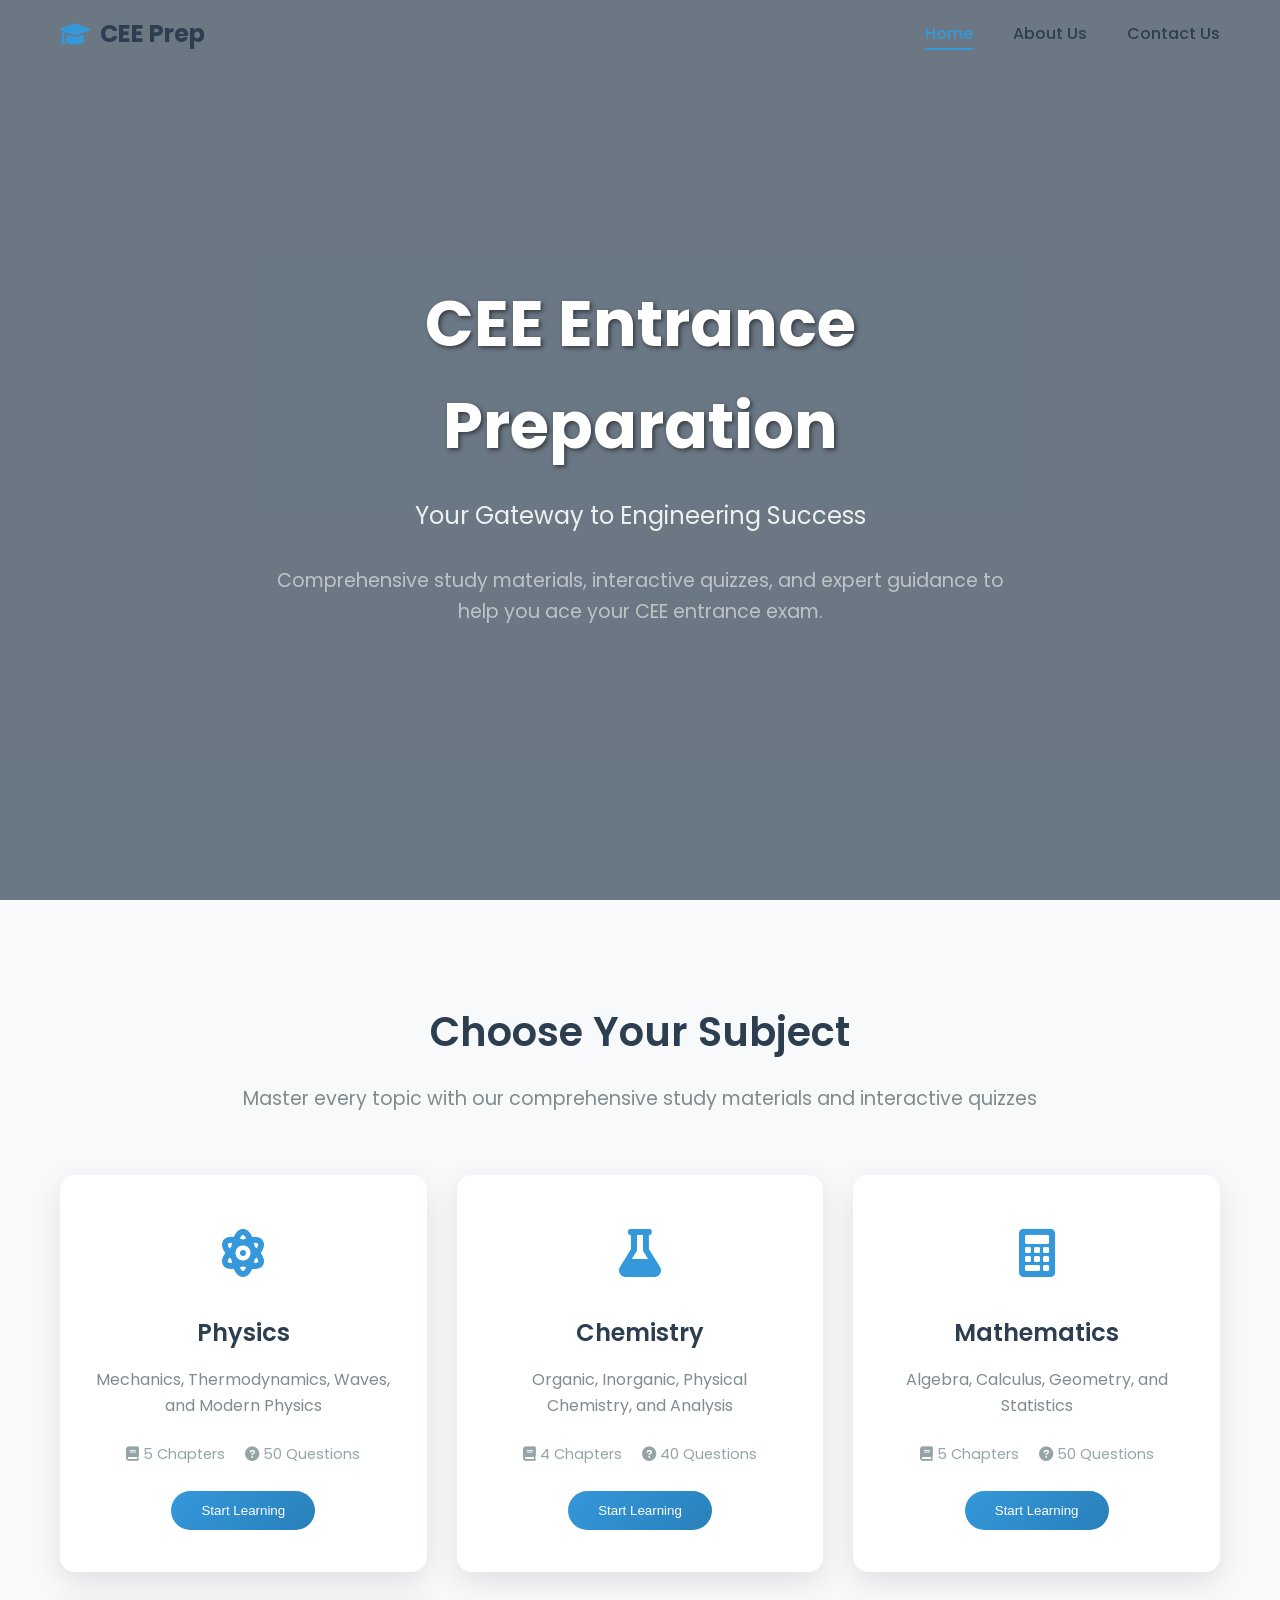
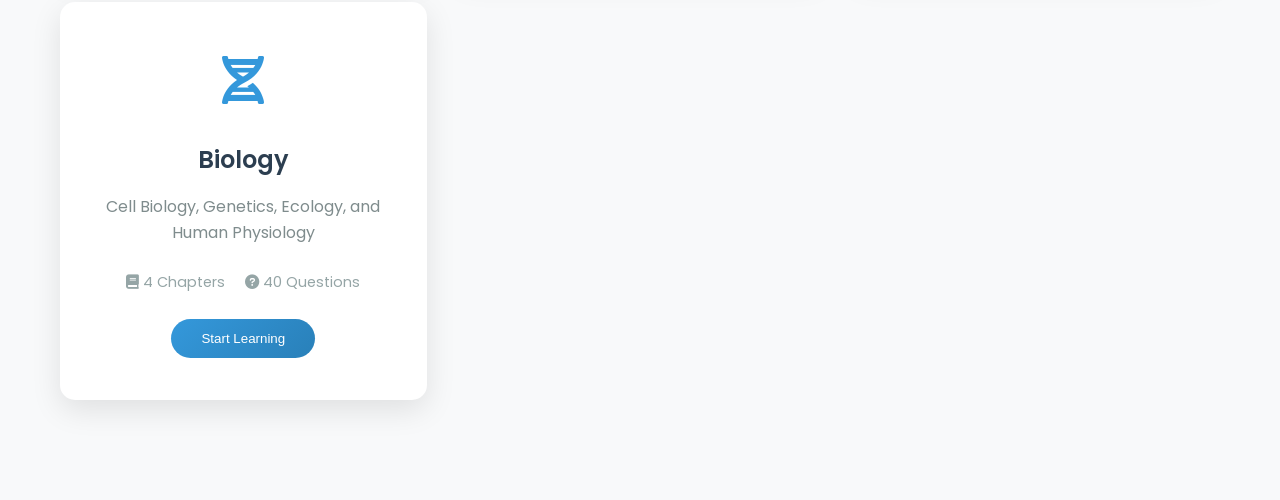
<file: index.html>
<!DOCTYPE html>
<html lang="en">
<head>
    <meta charset="UTF-8">
    <meta name="viewport" content="width=device-width, initial-scale=1.0">
    <title>CEE Entrance Preparation</title>
    <link rel="stylesheet" href="style.css">
    <link href="https://fonts.googleapis.com/css2?family=Poppins:wght@300;400;500;600;700&display=swap" rel="stylesheet">
    <link rel="stylesheet" href="https://cdnjs.cloudflare.com/ajax/libs/font-awesome/6.0.0/css/all.min.css">
</head>
<body>
    <div class="hero-section" style="background-image: url('https://pixabay.com/get/g82c4ffef4e46be1cbcb73d187e4eb3fe830c6e39b651a5ea8736123a8580532ae6bf387ca1dc9f0a7e42c0450f33c38b221b631489bc64ed02d2a7509cdac42f_1280.jpg');">
        <nav class="navbar">
            <div class="nav-container">
                <div class="nav-logo">
                    <i class="fas fa-graduation-cap"></i>
                    <span>CEE Prep</span>
                </div>
                <ul class="nav-menu">
                    <li class="nav-item">
                        <a href="index.html" class="nav-link active">Home</a>
                    </li>
                    <li class="nav-item">
                        <a href="about.html" class="nav-link">About Us</a>
                    </li>
                    <li class="nav-item">
                        <a href="contact.html" class="nav-link">Contact Us</a>
                    </li>
                </ul>
                <div class="hamburger">
                    <span class="bar"></span>
                    <span class="bar"></span>
                    <span class="bar"></span>
                </div>
            </div>
        </nav>
        
        <div class="hero-content">
            <h1 class="hero-title">CEE Entrance Preparation</h1>
            <p class="hero-subtitle">Your Gateway to Engineering Success</p>
            <div class="hero-description">
                <p>Comprehensive study materials, interactive quizzes, and expert guidance to help you ace your CEE entrance exam.</p>
            </div>
        </div>
    </div>

    <section class="subjects-section">
        <div class="container">
            <h2 class="section-title">Choose Your Subject</h2>
            <p class="section-subtitle">Master every topic with our comprehensive study materials and interactive quizzes</p>
            
            <div class="subjects-grid">
                <div class="subject-card" onclick="location.href='physics.html'">
                    <div class="card-icon">
                        <i class="fas fa-atom"></i>
                    </div>
                    <h3>Physics</h3>
                    <p>Mechanics, Thermodynamics, Waves, and Modern Physics</p>
                    <div class="card-stats">
                        <span><i class="fas fa-book"></i> 5 Chapters</span>
                        <span><i class="fas fa-question-circle"></i> 50 Questions</span>
                    </div>
                    <button class="card-button">Start Learning</button>
                </div>

                <div class="subject-card" onclick="location.href='chemistry.html'">
                    <div class="card-icon">
                        <i class="fas fa-flask"></i>
                    </div>
                    <h3>Chemistry</h3>
                    <p>Organic, Inorganic, Physical Chemistry, and Analysis</p>
                    <div class="card-stats">
                        <span><i class="fas fa-book"></i> 4 Chapters</span>
                        <span><i class="fas fa-question-circle"></i> 40 Questions</span>
                    </div>
                    <button class="card-button">Start Learning</button>
                </div>

                <div class="subject-card" onclick="location.href='math.html'">
                    <div class="card-icon">
                        <i class="fas fa-calculator"></i>
                    </div>
                    <h3>Mathematics</h3>
                    <p>Algebra, Calculus, Geometry, and Statistics</p>
                    <div class="card-stats">
                        <span><i class="fas fa-book"></i> 5 Chapters</span>
                        <span><i class="fas fa-question-circle"></i> 50 Questions</span>
                    </div>
                    <button class="card-button">Start Learning</button>
                </div>

                <div class="subject-card" onclick="location.href='biology.html'">
                    <div class="card-icon">
                        <i class="fas fa-dna"></i>
                    </div>
                    <h3>Biology</h3>
                    <p>Cell Biology, Genetics, Ecology, and Human Physiology</p>
                    <div class="card-stats">
                        <span><i class="fas fa-book"></i> 4 Chapters</span>
                        <span><i class="fas fa-question-circle"></i> 40 Questions</span>
                    </div>
                    <button class="card-button">Start Learning</button>
                </div>
            </div>
        </div>
    </section>

    <script src="script.js"></script>
</body>
</html>
</file>
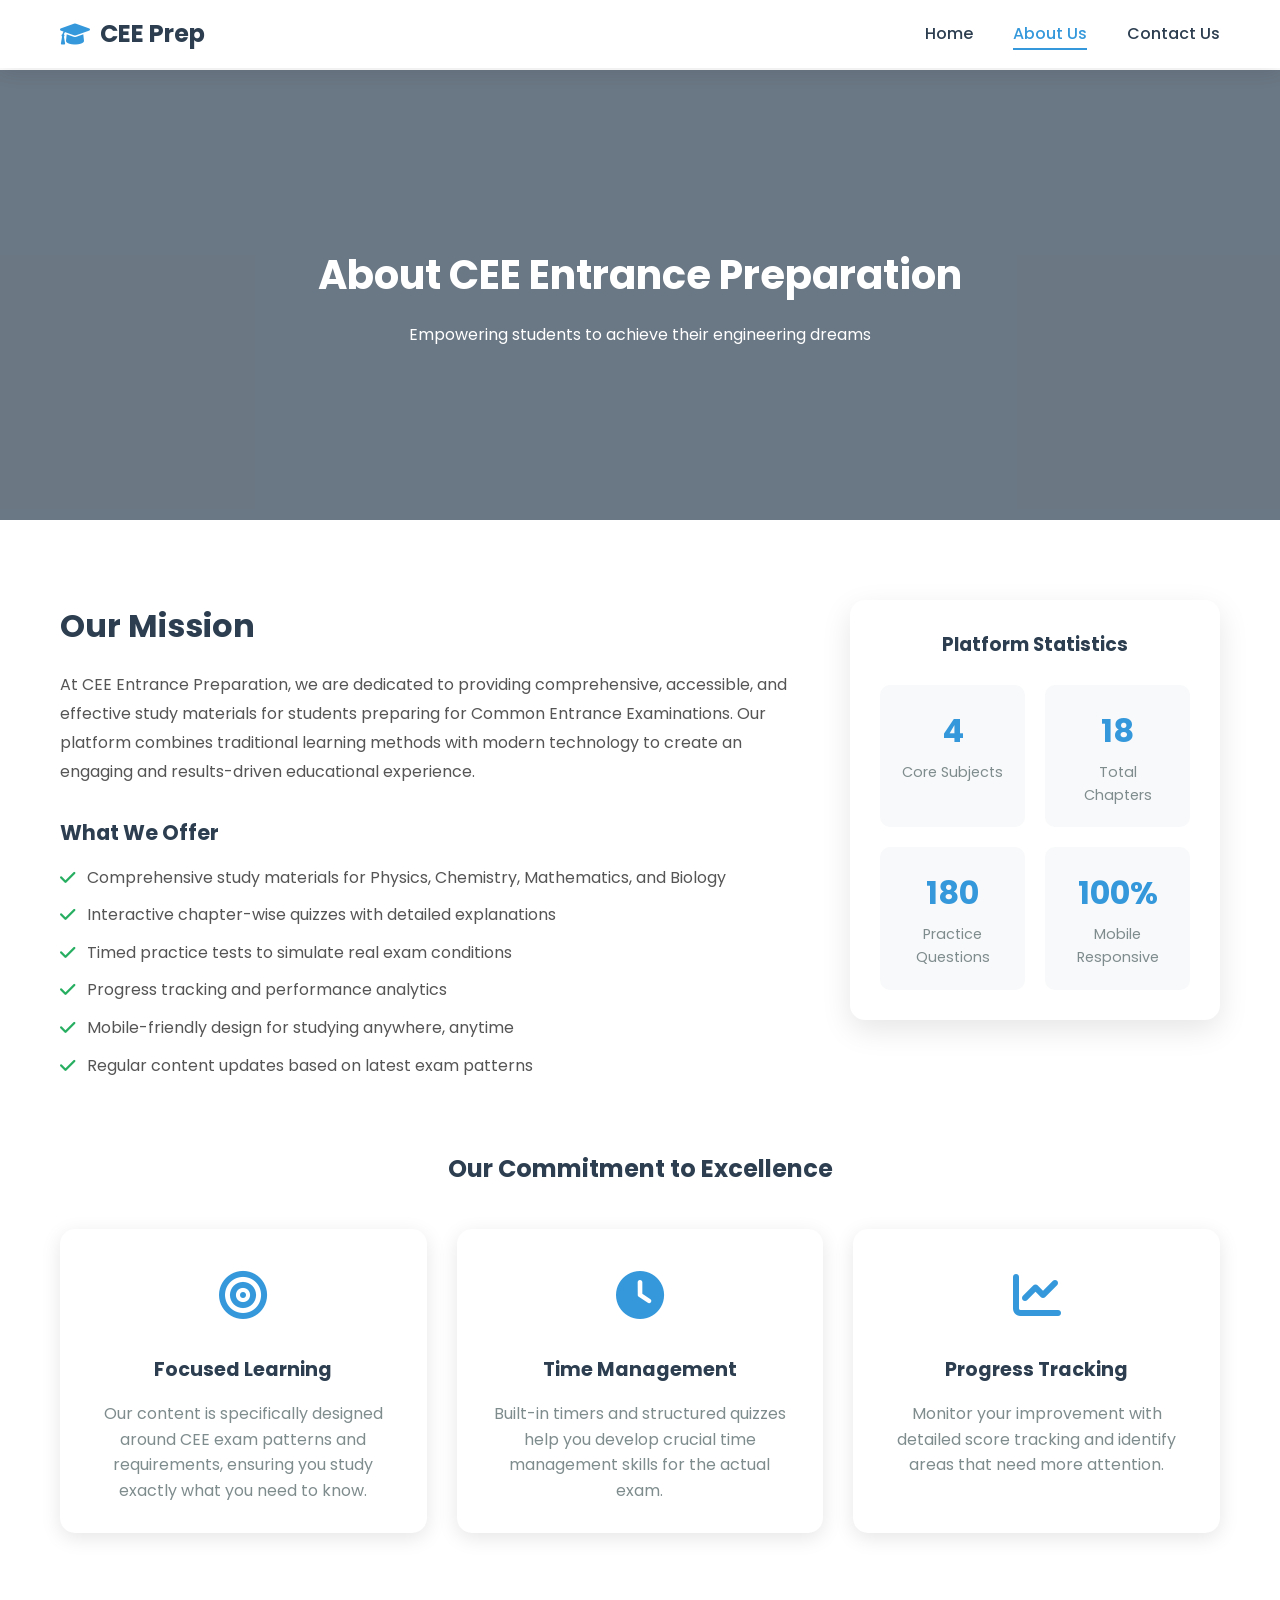
<file: about.html>
<!DOCTYPE html>
<html lang="en">
<head>
    <meta charset="UTF-8">
    <meta name="viewport" content="width=device-width, initial-scale=1.0">
    <title>About Us - CEE Entrance Preparation</title>
    <link rel="stylesheet" href="style.css">
    <link href="https://fonts.googleapis.com/css2?family=Poppins:wght@300;400;500;600;700&display=swap" rel="stylesheet">
    <link rel="stylesheet" href="https://cdnjs.cloudflare.com/ajax/libs/font-awesome/6.0.0/css/all.min.css">
</head>
<body>
    <nav class="navbar navbar-solid">
        <div class="nav-container">
            <div class="nav-logo">
                <i class="fas fa-graduation-cap"></i>
                <span>CEE Prep</span>
            </div>
            <ul class="nav-menu">
                <li class="nav-item">
                    <a href="index.html" class="nav-link">Home</a>
                </li>
                <li class="nav-item">
                    <a href="about.html" class="nav-link active">About Us</a>
                </li>
                <li class="nav-item">
                    <a href="contact.html" class="nav-link">Contact Us</a>
                </li>
            </ul>
            <div class="hamburger">
                <span class="bar"></span>
                <span class="bar"></span>
                <span class="bar"></span>
            </div>
        </div>
    </nav>

    <section class="about-hero" style="background-image: url('https://pixabay.com/get/gbcb6e52b9ef95bec1825a5402cc14609728f5b57b9931604ad0437f0bba672b159f34723dee8778b65a61c423a31c79950e7354b058dca63943624da136c2e3b_1280.jpg');">
        <div class="about-hero-content">
            <h1>About CEE Entrance Preparation</h1>
            <p>Empowering students to achieve their engineering dreams</p>
        </div>
    </section>

    <section class="about-content">
        <div class="container">
            <div class="about-grid">
                <div class="about-text">
                    <h2>Our Mission</h2>
                    <p>At CEE Entrance Preparation, we are dedicated to providing comprehensive, accessible, and effective study materials for students preparing for Common Entrance Examinations. Our platform combines traditional learning methods with modern technology to create an engaging and results-driven educational experience.</p>
                    
                    <h3>What We Offer</h3>
                    <ul class="features-list">
                        <li><i class="fas fa-check"></i> Comprehensive study materials for Physics, Chemistry, Mathematics, and Biology</li>
                        <li><i class="fas fa-check"></i> Interactive chapter-wise quizzes with detailed explanations</li>
                        <li><i class="fas fa-check"></i> Timed practice tests to simulate real exam conditions</li>
                        <li><i class="fas fa-check"></i> Progress tracking and performance analytics</li>
                        <li><i class="fas fa-check"></i> Mobile-friendly design for studying anywhere, anytime</li>
                        <li><i class="fas fa-check"></i> Regular content updates based on latest exam patterns</li>
                    </ul>
                </div>
                
                <div class="about-stats">
                    <h3>Platform Statistics</h3>
                    <div class="stats-grid">
                        <div class="stat-item">
                            <div class="stat-number">4</div>
                            <div class="stat-label">Core Subjects</div>
                        </div>
                        <div class="stat-item">
                            <div class="stat-number">18</div>
                            <div class="stat-label">Total Chapters</div>
                        </div>
                        <div class="stat-item">
                            <div class="stat-number">180</div>
                            <div class="stat-label">Practice Questions</div>
                        </div>
                        <div class="stat-item">
                            <div class="stat-number">100%</div>
                            <div class="stat-label">Mobile Responsive</div>
                        </div>
                    </div>
                </div>
            </div>

            <div class="mission-section">
                <h2>Our Commitment to Excellence</h2>
                <div class="commitment-grid">
                    <div class="commitment-item">
                        <div class="commitment-icon">
                            <i class="fas fa-bullseye"></i>
                        </div>
                        <h4>Focused Learning</h4>
                        <p>Our content is specifically designed around CEE exam patterns and requirements, ensuring you study exactly what you need to know.</p>
                    </div>
                    <div class="commitment-item">
                        <div class="commitment-icon">
                            <i class="fas fa-clock"></i>
                        </div>
                        <h4>Time Management</h4>
                        <p>Built-in timers and structured quizzes help you develop crucial time management skills for the actual exam.</p>
                    </div>
                    <div class="commitment-item">
                        <div class="commitment-icon">
                            <i class="fas fa-chart-line"></i>
                        </div>
                        <h4>Progress Tracking</h4>
                        <p>Monitor your improvement with detailed score tracking and identify areas that need more attention.</p>
                    </div>
                </div>
            </div>
        </div>
    </section>

    <script src="script.js"></script>
</body>
</html>
</file>
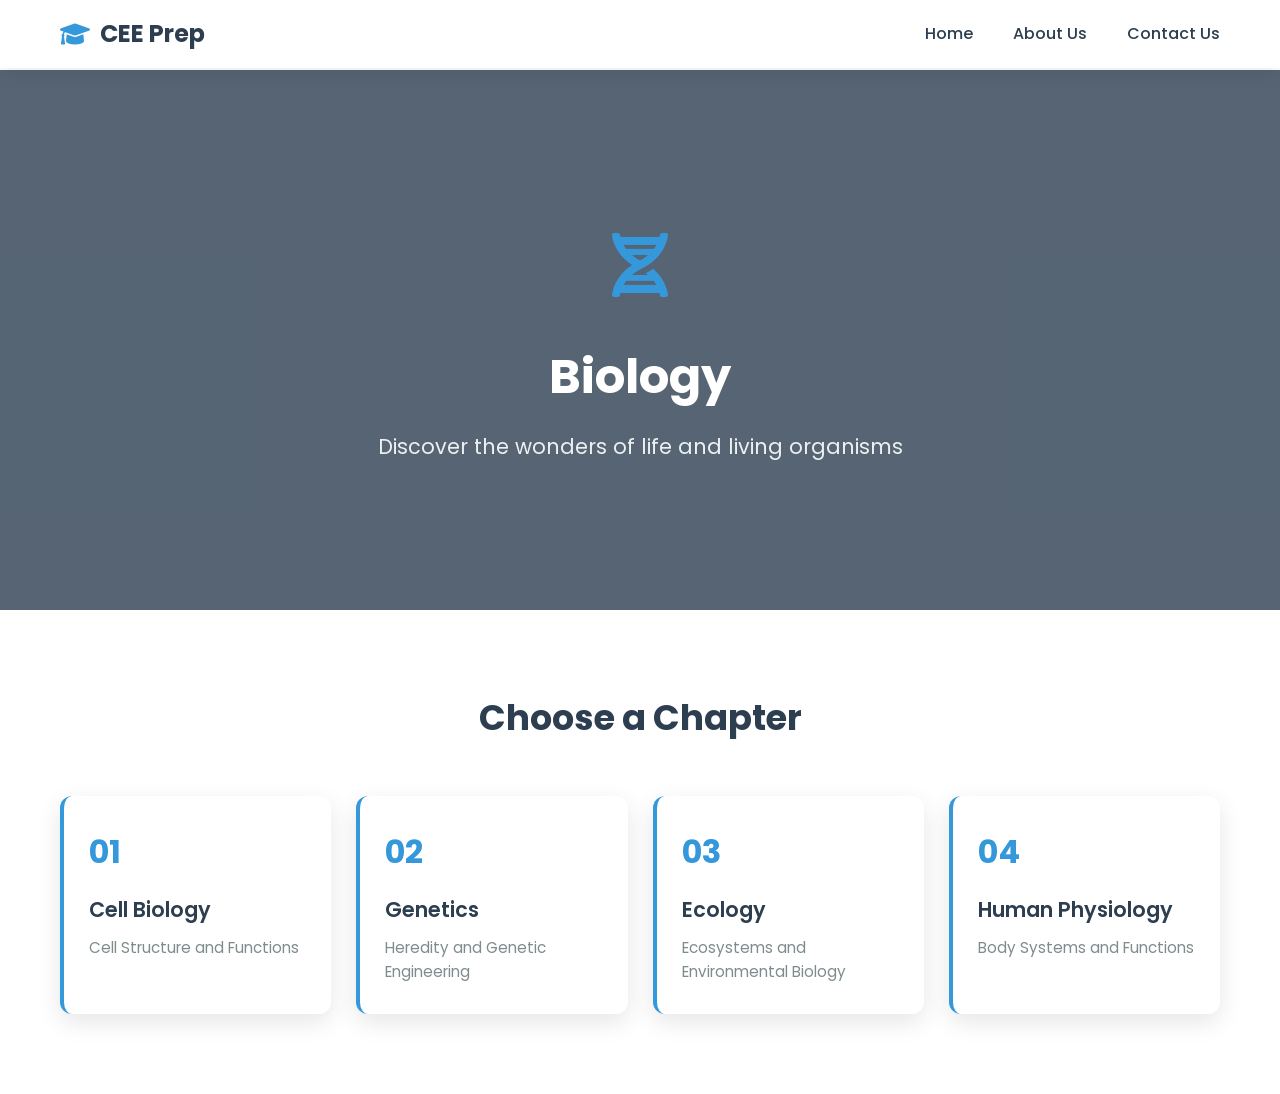
<file: biology.html>
<!DOCTYPE html>
<html lang="en">
<head>
    <meta charset="UTF-8">
    <meta name="viewport" content="width=device-width, initial-scale=1.0">
    <title>Biology - CEE Entrance Preparation</title>
    <link rel="stylesheet" href="style.css">
    <link href="https://fonts.googleapis.com/css2?family=Poppins:wght@300;400;500;600;700&display=swap" rel="stylesheet">
    <link rel="stylesheet" href="https://cdnjs.cloudflare.com/ajax/libs/font-awesome/6.0.0/css/all.min.css">
</head>
<body>
    <nav class="navbar navbar-solid">
        <div class="nav-container">
            <div class="nav-logo">
                <i class="fas fa-graduation-cap"></i>
                <span>CEE Prep</span>
            </div>
            <ul class="nav-menu">
                <li class="nav-item">
                    <a href="index.html" class="nav-link">Home</a>
                </li>
                <li class="nav-item">
                    <a href="about.html" class="nav-link">About Us</a>
                </li>
                <li class="nav-item">
                    <a href="contact.html" class="nav-link">Contact Us</a>
                </li>
            </ul>
            <div class="hamburger">
                <span class="bar"></span>
                <span class="bar"></span>
                <span class="bar"></span>
            </div>
        </div>
    </nav>

    <section class="subject-hero" style="background-image: url('https://pixabay.com/get/gcb86157d37d46595b07d1c65a1be061b4a6afb4912fb3b33412b3568ed922451362efc325ce9cb7f2c3b25609d3a6109d98166fb82484a00eebbe23e76a1074a_1280.jpg');">
        <div class="subject-hero-content">
            <div class="subject-icon">
                <i class="fas fa-dna"></i>
            </div>
            <h1>Biology</h1>
            <p>Discover the wonders of life and living organisms</p>
        </div>
    </section>

    <section class="subject-content">
        <div class="container">
            <div class="chapters-nav">
                <h2>Choose a Chapter</h2>
                <div class="chapters-grid">
                    <div class="chapter-card" onclick="showChapter('cell')">
                        <div class="chapter-number">01</div>
                        <h3>Cell Biology</h3>
                        <p>Cell Structure and Functions</p>
                    </div>
                    <div class="chapter-card" onclick="showChapter('genetics')">
                        <div class="chapter-number">02</div>
                        <h3>Genetics</h3>
                        <p>Heredity and Genetic Engineering</p>
                    </div>
                    <div class="chapter-card" onclick="showChapter('ecology')">
                        <div class="chapter-number">03</div>
                        <h3>Ecology</h3>
                        <p>Ecosystems and Environmental Biology</p>
                    </div>
                    <div class="chapter-card" onclick="showChapter('physiology')">
                        <div class="chapter-number">04</div>
                        <h3>Human Physiology</h3>
                        <p>Body Systems and Functions</p>
                    </div>
                </div>
            </div>

            <div class="chapter-content" id="chapterContent" style="display: none;">
                <div class="chapter-header">
                    <button class="back-btn" onclick="hideChapter()">
                        <i class="fas fa-arrow-left"></i> Back to Chapters
                    </button>
                    <h2 id="chapterTitle"></h2>
                </div>

                <div class="content-tabs">
                    <button class="tab-button active" onclick="showTab('notes')">
                        <i class="fas fa-book"></i> Study Notes
                    </button>
                    <button class="tab-button" onclick="showTab('quiz')">
                        <i class="fas fa-question-circle"></i> Take Quiz
                    </button>
                </div>

                <div class="tab-content" id="notesTab">
                    <div class="notes-content" id="notesContent">
                        <!-- Notes will be loaded here -->
                    </div>
                </div>

                <div class="tab-content" id="quizTab" style="display: none;">
                    <div class="quiz-container" id="quizContainer">
                        <!-- Quiz will be loaded here -->
                    </div>
                </div>
            </div>
        </div>
    </section>

    <script src="script.js"></script>
</body>
</html>
</file>
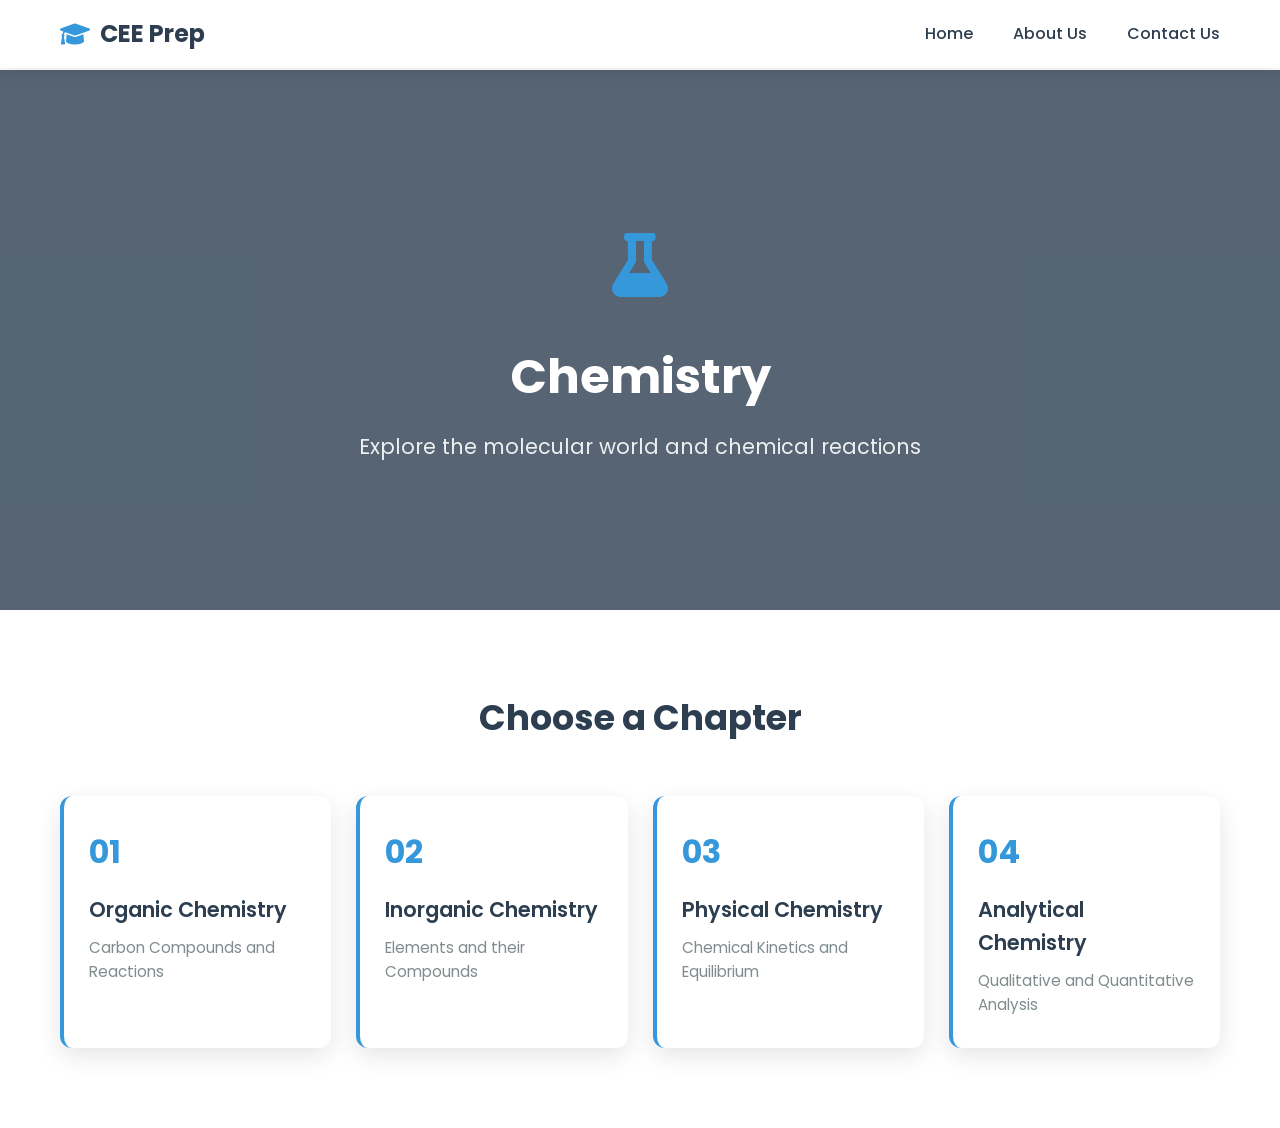
<file: chemistry.html>
<!DOCTYPE html>
<html lang="en">
<head>
    <meta charset="UTF-8">
    <meta name="viewport" content="width=device-width, initial-scale=1.0">
    <title>Chemistry - CEE Entrance Preparation</title>
    <link rel="stylesheet" href="style.css">
    <link href="https://fonts.googleapis.com/css2?family=Poppins:wght@300;400;500;600;700&display=swap" rel="stylesheet">
    <link rel="stylesheet" href="https://cdnjs.cloudflare.com/ajax/libs/font-awesome/6.0.0/css/all.min.css">
</head>
<body>
    <nav class="navbar navbar-solid">
        <div class="nav-container">
            <div class="nav-logo">
                <i class="fas fa-graduation-cap"></i>
                <span>CEE Prep</span>
            </div>
            <ul class="nav-menu">
                <li class="nav-item">
                    <a href="index.html" class="nav-link">Home</a>
                </li>
                <li class="nav-item">
                    <a href="about.html" class="nav-link">About Us</a>
                </li>
                <li class="nav-item">
                    <a href="contact.html" class="nav-link">Contact Us</a>
                </li>
            </ul>
            <div class="hamburger">
                <span class="bar"></span>
                <span class="bar"></span>
                <span class="bar"></span>
            </div>
        </div>
    </nav>

    <section class="subject-hero" style="background-image: url('https://pixabay.com/get/g0fcf7790cb57c5ccccb0000ae5680ac12ff4c8b219547109d9a516645d08a22fb2caf597d83ce2662a2a978bc21e7b268d96f12ff83bf2f48bdae3c90555bc67_1280.jpg');">
        <div class="subject-hero-content">
            <div class="subject-icon">
                <i class="fas fa-flask"></i>
            </div>
            <h1>Chemistry</h1>
            <p>Explore the molecular world and chemical reactions</p>
        </div>
    </section>

    <section class="subject-content">
        <div class="container">
            <div class="chapters-nav">
                <h2>Choose a Chapter</h2>
                <div class="chapters-grid">
                    <div class="chapter-card" onclick="showChapter('organic')">
                        <div class="chapter-number">01</div>
                        <h3>Organic Chemistry</h3>
                        <p>Carbon Compounds and Reactions</p>
                    </div>
                    <div class="chapter-card" onclick="showChapter('inorganic')">
                        <div class="chapter-number">02</div>
                        <h3>Inorganic Chemistry</h3>
                        <p>Elements and their Compounds</p>
                    </div>
                    <div class="chapter-card" onclick="showChapter('physical')">
                        <div class="chapter-number">03</div>
                        <h3>Physical Chemistry</h3>
                        <p>Chemical Kinetics and Equilibrium</p>
                    </div>
                    <div class="chapter-card" onclick="showChapter('analytical')">
                        <div class="chapter-number">04</div>
                        <h3>Analytical Chemistry</h3>
                        <p>Qualitative and Quantitative Analysis</p>
                    </div>
                </div>
            </div>

            <div class="chapter-content" id="chapterContent" style="display: none;">
                <div class="chapter-header">
                    <button class="back-btn" onclick="hideChapter()">
                        <i class="fas fa-arrow-left"></i> Back to Chapters
                    </button>
                    <h2 id="chapterTitle"></h2>
                </div>

                <div class="content-tabs">
                    <button class="tab-button active" onclick="showTab('notes')">
                        <i class="fas fa-book"></i> Study Notes
                    </button>
                    <button class="tab-button" onclick="showTab('quiz')">
                        <i class="fas fa-question-circle"></i> Take Quiz
                    </button>
                </div>

                <div class="tab-content" id="notesTab">
                    <div class="notes-content" id="notesContent">
                        <!-- Notes will be loaded here -->
                    </div>
                </div>

                <div class="tab-content" id="quizTab" style="display: none;">
                    <div class="quiz-container" id="quizContainer">
                        <!-- Quiz will be loaded here -->
                    </div>
                </div>
            </div>
        </div>
    </section>

    <script src="script.js"></script>
</body>
</html>
</file>
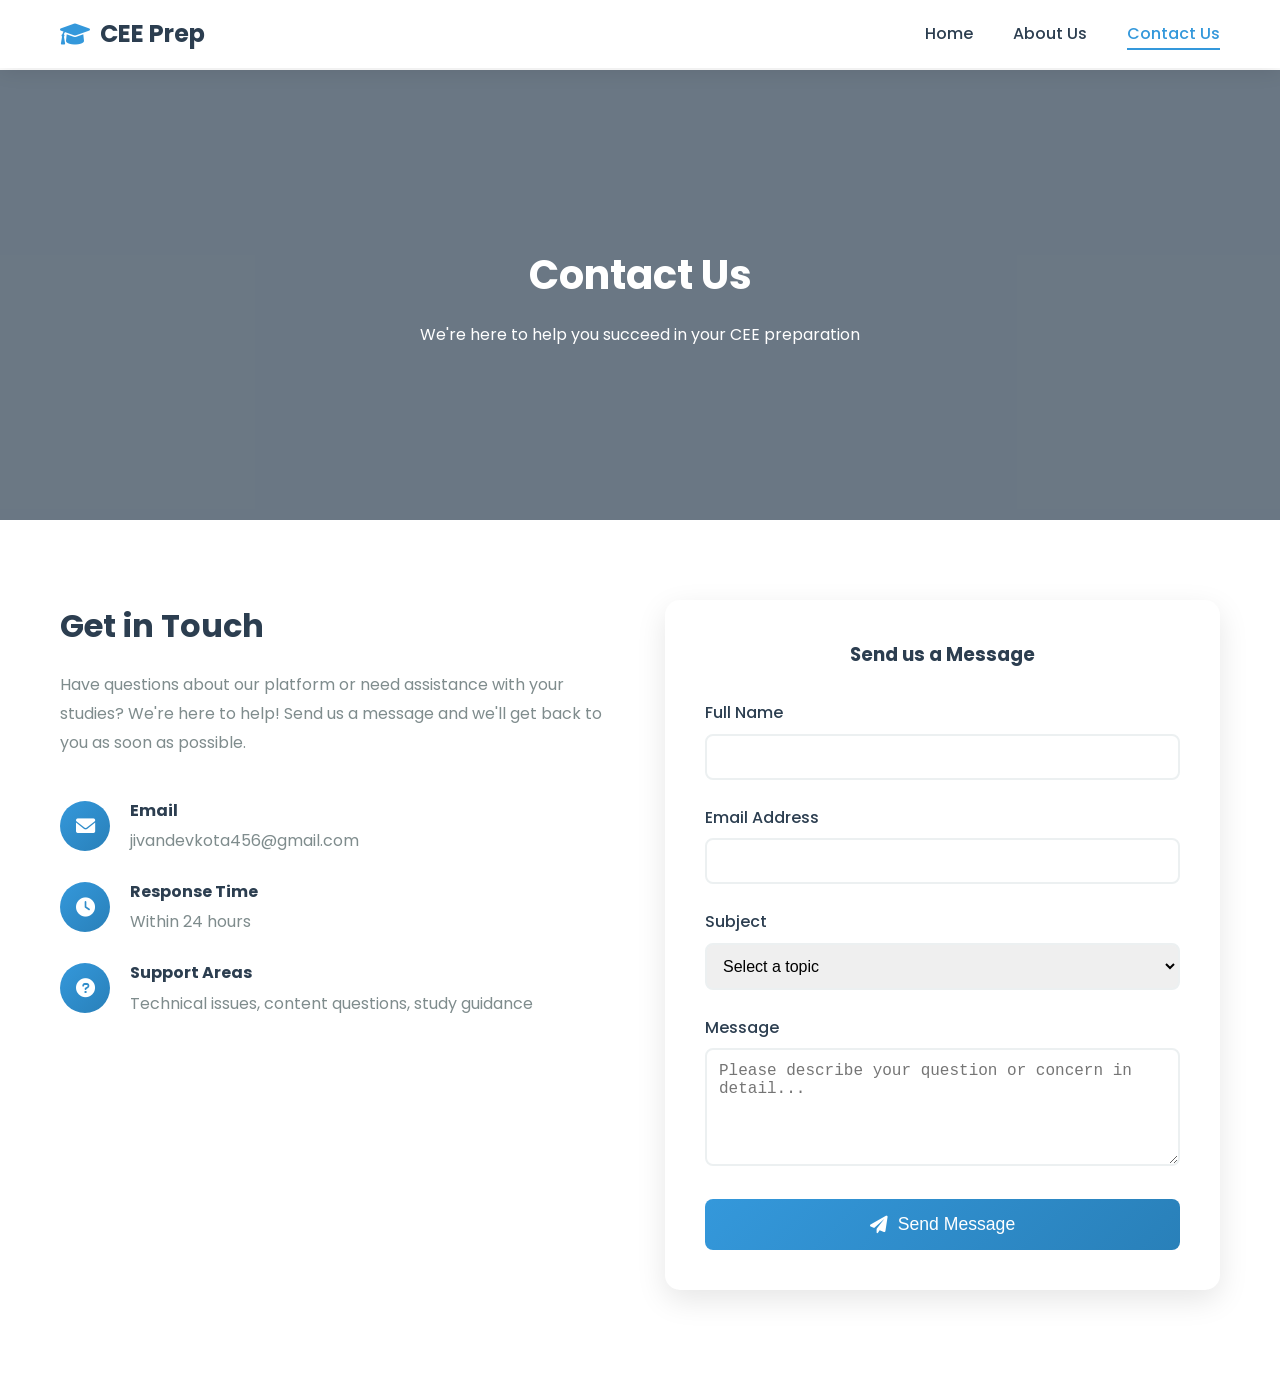
<file: contact.html>
<!DOCTYPE html>
<html lang="en">
<head>
    <meta charset="UTF-8">
    <meta name="viewport" content="width=device-width, initial-scale=1.0">
    <title>Contact Us - CEE Entrance Preparation</title>
    <link rel="stylesheet" href="style.css">
    <link href="https://fonts.googleapis.com/css2?family=Poppins:wght@300;400;500;600;700&display=swap" rel="stylesheet">
    <link rel="stylesheet" href="https://cdnjs.cloudflare.com/ajax/libs/font-awesome/6.0.0/css/all.min.css">
</head>
<body>
    <nav class="navbar navbar-solid">
        <div class="nav-container">
            <div class="nav-logo">
                <i class="fas fa-graduation-cap"></i>
                <span>CEE Prep</span>
            </div>
            <ul class="nav-menu">
                <li class="nav-item">
                    <a href="index.html" class="nav-link">Home</a>
                </li>
                <li class="nav-item">
                    <a href="about.html" class="nav-link">About Us</a>
                </li>
                <li class="nav-item">
                    <a href="contact.html" class="nav-link active">Contact Us</a>
                </li>
            </ul>
            <div class="hamburger">
                <span class="bar"></span>
                <span class="bar"></span>
                <span class="bar"></span>
            </div>
        </div>
    </nav>

    <section class="contact-hero" style="background-image: url('https://pixabay.com/get/ga04ce6ced3b69f120748eb74d0c9e452f73fa6e44c2a01b846b1ab20396c05fbe6fb724dfc21d478625ffa30ac03697ec6532530eb9551bdf83f86fd8a00a91c_1280.jpg');">
        <div class="contact-hero-content">
            <h1>Contact Us</h1>
            <p>We're here to help you succeed in your CEE preparation</p>
        </div>
    </section>

    <section class="contact-section">
        <div class="container">
            <div class="contact-grid">
                <div class="contact-info">
                    <h2>Get in Touch</h2>
                    <p>Have questions about our platform or need assistance with your studies? We're here to help! Send us a message and we'll get back to you as soon as possible.</p>
                    
                    <div class="contact-details">
                        <div class="contact-item">
                            <div class="contact-icon">
                                <i class="fas fa-envelope"></i>
                            </div>
                            <div class="contact-text">
                                <h4>Email</h4>
                                <p>jivandevkota456@gmail.com</p>
                            </div>
                        </div>
                        
                        <div class="contact-item">
                            <div class="contact-icon">
                                <i class="fas fa-clock"></i>
                            </div>
                            <div class="contact-text">
                                <h4>Response Time</h4>
                                <p>Within 24 hours</p>
                            </div>
                        </div>
                        
                        <div class="contact-item">
                            <div class="contact-icon">
                                <i class="fas fa-question-circle"></i>
                            </div>
                            <div class="contact-text">
                                <h4>Support Areas</h4>
                                <p>Technical issues, content questions, study guidance</p>
                            </div>
                        </div>
                    </div>
                </div>

                <div class="contact-form-container">
                    <form class="contact-form" id="contactForm">
                        <h3>Send us a Message</h3>
                        
                        <div class="form-group">
                            <label for="name">Full Name</label>
                            <input type="text" id="name" name="name" required>
                            <div class="error-message" id="nameError"></div>
                        </div>
                        
                        <div class="form-group">
                            <label for="email">Email Address</label>
                            <input type="email" id="email" name="email" required>
                            <div class="error-message" id="emailError"></div>
                        </div>
                        
                        <div class="form-group">
                            <label for="subject">Subject</label>
                            <select id="subject" name="subject" required>
                                <option value="">Select a topic</option>
                                <option value="technical">Technical Support</option>
                                <option value="content">Content Question</option>
                                <option value="general">General Inquiry</option>
                                <option value="feedback">Feedback</option>
                            </select>
                            <div class="error-message" id="subjectError"></div>
                        </div>
                        
                        <div class="form-group">
                            <label for="message">Message</label>
                            <textarea id="message" name="message" rows="5" required placeholder="Please describe your question or concern in detail..."></textarea>
                            <div class="error-message" id="messageError"></div>
                        </div>
                        
                        <button type="submit" class="submit-button">
                            <i class="fas fa-paper-plane"></i>
                            Send Message
                        </button>
                        
                        <div class="success-message" id="successMessage">
                            <i class="fas fa-check-circle"></i>
                            Thank you! Your message has been sent successfully.
                        </div>
                    </form>
                </div>
            </div>
        </div>
    </section>

    <script src="script.js"></script>
</body>
</html>
</file>
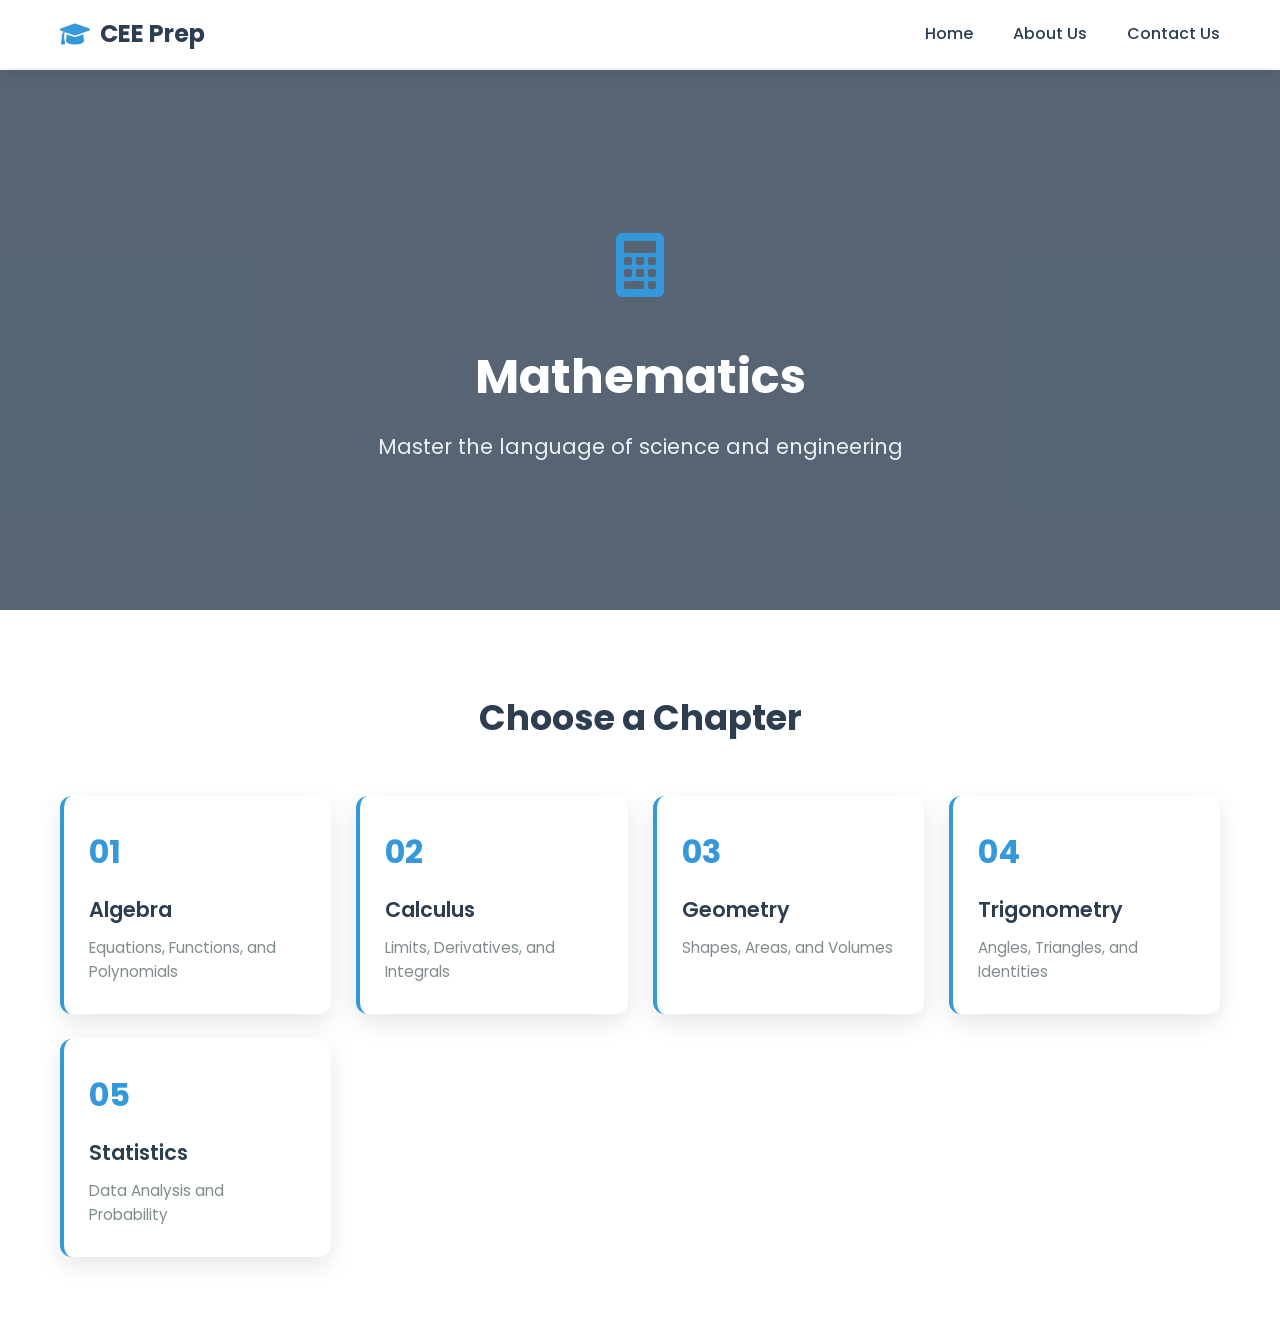
<file: math.html>
<!DOCTYPE html>
<html lang="en">
<head>
    <meta charset="UTF-8">
    <meta name="viewport" content="width=device-width, initial-scale=1.0">
    <title>Mathematics - CEE Entrance Preparation</title>
    <link rel="stylesheet" href="style.css">
    <link href="https://fonts.googleapis.com/css2?family=Poppins:wght@300;400;500;600;700&display=swap" rel="stylesheet">
    <link rel="stylesheet" href="https://cdnjs.cloudflare.com/ajax/libs/font-awesome/6.0.0/css/all.min.css">
</head>
<body>
    <nav class="navbar navbar-solid">
        <div class="nav-container">
            <div class="nav-logo">
                <i class="fas fa-graduation-cap"></i>
                <span>CEE Prep</span>
            </div>
            <ul class="nav-menu">
                <li class="nav-item">
                    <a href="index.html" class="nav-link">Home</a>
                </li>
                <li class="nav-item">
                    <a href="about.html" class="nav-link">About Us</a>
                </li>
                <li class="nav-item">
                    <a href="contact.html" class="nav-link">Contact Us</a>
                </li>
            </ul>
            <div class="hamburger">
                <span class="bar"></span>
                <span class="bar"></span>
                <span class="bar"></span>
            </div>
        </div>
    </nav>

    <section class="subject-hero" style="background-image: url('https://pixabay.com/get/g370e98c06881f1d0cf9f0b1a3a14603c021bf52d2a67453590aa687836d579449530529822092690e3d279726e7a7cbab85ceb087b7af3af887361c2710f9279_1280.jpg');">
        <div class="subject-hero-content">
            <div class="subject-icon">
                <i class="fas fa-calculator"></i>
            </div>
            <h1>Mathematics</h1>
            <p>Master the language of science and engineering</p>
        </div>
    </section>

    <section class="subject-content">
        <div class="container">
            <div class="chapters-nav">
                <h2>Choose a Chapter</h2>
                <div class="chapters-grid">
                    <div class="chapter-card" onclick="showChapter('algebra')">
                        <div class="chapter-number">01</div>
                        <h3>Algebra</h3>
                        <p>Equations, Functions, and Polynomials</p>
                    </div>
                    <div class="chapter-card" onclick="showChapter('calculus')">
                        <div class="chapter-number">02</div>
                        <h3>Calculus</h3>
                        <p>Limits, Derivatives, and Integrals</p>
                    </div>
                    <div class="chapter-card" onclick="showChapter('geometry')">
                        <div class="chapter-number">03</div>
                        <h3>Geometry</h3>
                        <p>Shapes, Areas, and Volumes</p>
                    </div>
                    <div class="chapter-card" onclick="showChapter('trigonometry')">
                        <div class="chapter-number">04</div>
                        <h3>Trigonometry</h3>
                        <p>Angles, Triangles, and Identities</p>
                    </div>
                    <div class="chapter-card" onclick="showChapter('statistics')">
                        <div class="chapter-number">05</div>
                        <h3>Statistics</h3>
                        <p>Data Analysis and Probability</p>
                    </div>
                </div>
            </div>

            <div class="chapter-content" id="chapterContent" style="display: none;">
                <div class="chapter-header">
                    <button class="back-btn" onclick="hideChapter()">
                        <i class="fas fa-arrow-left"></i> Back to Chapters
                    </button>
                    <h2 id="chapterTitle"></h2>
                </div>

                <div class="content-tabs">
                    <button class="tab-button active" onclick="showTab('notes')">
                        <i class="fas fa-book"></i> Study Notes
                    </button>
                    <button class="tab-button" onclick="showTab('quiz')">
                        <i class="fas fa-question-circle"></i> Take Quiz
                    </button>
                </div>

                <div class="tab-content" id="notesTab">
                    <div class="notes-content" id="notesContent">
                        <!-- Notes will be loaded here -->
                    </div>
                </div>

                <div class="tab-content" id="quizTab" style="display: none;">
                    <div class="quiz-container" id="quizContainer">
                        <!-- Quiz will be loaded here -->
                    </div>
                </div>
            </div>
        </div>
    </section>

    <script src="script.js"></script>
</body>
</html>
</file>
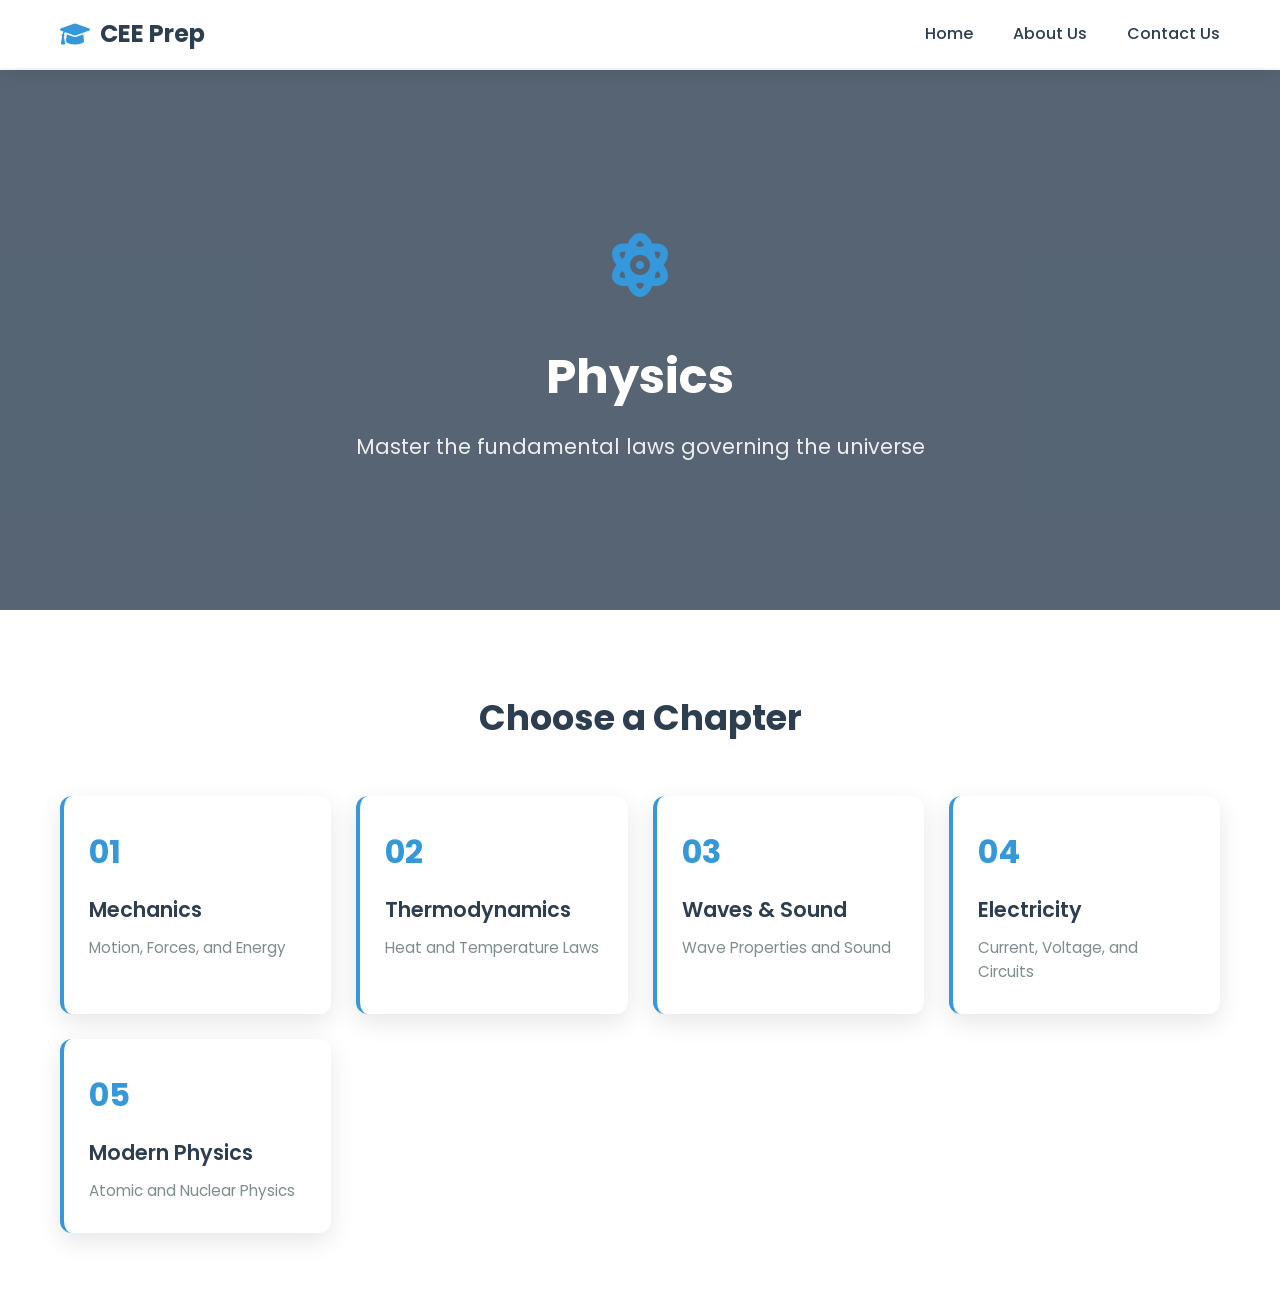
<file: physics.html>
<!DOCTYPE html>
<html lang="en">
<head>
    <meta charset="UTF-8">
    <meta name="viewport" content="width=device-width, initial-scale=1.0">
    <title>Physics - CEE Entrance Preparation</title>
    <link rel="stylesheet" href="style.css">
    <link href="https://fonts.googleapis.com/css2?family=Poppins:wght@300;400;500;600;700&display=swap" rel="stylesheet">
    <link rel="stylesheet" href="https://cdnjs.cloudflare.com/ajax/libs/font-awesome/6.0.0/css/all.min.css">
</head>
<body>
    <nav class="navbar navbar-solid">
        <div class="nav-container">
            <div class="nav-logo">
                <i class="fas fa-graduation-cap"></i>
                <span>CEE Prep</span>
            </div>
            <ul class="nav-menu">
                <li class="nav-item">
                    <a href="index.html" class="nav-link">Home</a>
                </li>
                <li class="nav-item">
                    <a href="about.html" class="nav-link">About Us</a>
                </li>
                <li class="nav-item">
                    <a href="contact.html" class="nav-link">Contact Us</a>
                </li>
            </ul>
            <div class="hamburger">
                <span class="bar"></span>
                <span class="bar"></span>
                <span class="bar"></span>
            </div>
        </div>
    </nav>

    <section class="subject-hero" style="background-image: url('https://pixabay.com/get/ge8cfeaaacbefbbc433b20fc6d630b6da9c8019e5601e2c204c42f173a3981bf6561fbda884b088f3149be9e9bab6c622dbe3727ca1b9e57c47c79e3bf11f50a6_1280.jpg');">
        <div class="subject-hero-content">
            <div class="subject-icon">
                <i class="fas fa-atom"></i>
            </div>
            <h1>Physics</h1>
            <p>Master the fundamental laws governing the universe</p>
        </div>
    </section>

    <section class="subject-content">
        <div class="container">
            <div class="chapters-nav">
                <h2>Choose a Chapter</h2>
                <div class="chapters-grid">
                    <div class="chapter-card" onclick="showChapter('mechanics')">
                        <div class="chapter-number">01</div>
                        <h3>Mechanics</h3>
                        <p>Motion, Forces, and Energy</p>
                    </div>
                    <div class="chapter-card" onclick="showChapter('thermodynamics')">
                        <div class="chapter-number">02</div>
                        <h3>Thermodynamics</h3>
                        <p>Heat and Temperature Laws</p>
                    </div>
                    <div class="chapter-card" onclick="showChapter('waves')">
                        <div class="chapter-number">03</div>
                        <h3>Waves & Sound</h3>
                        <p>Wave Properties and Sound</p>
                    </div>
                    <div class="chapter-card" onclick="showChapter('electricity')">
                        <div class="chapter-number">04</div>
                        <h3>Electricity</h3>
                        <p>Current, Voltage, and Circuits</p>
                    </div>
                    <div class="chapter-card" onclick="showChapter('modern')">
                        <div class="chapter-number">05</div>
                        <h3>Modern Physics</h3>
                        <p>Atomic and Nuclear Physics</p>
                    </div>
                </div>
            </div>

            <div class="chapter-content" id="chapterContent" style="display: none;">
                <div class="chapter-header">
                    <button class="back-btn" onclick="hideChapter()">
                        <i class="fas fa-arrow-left"></i> Back to Chapters
                    </button>
                    <h2 id="chapterTitle"></h2>
                </div>

                <div class="content-tabs">
                    <button class="tab-button active" onclick="showTab('notes')">
                        <i class="fas fa-book"></i> Study Notes
                    </button>
                    <button class="tab-button" onclick="showTab('quiz')">
                        <i class="fas fa-question-circle"></i> Take Quiz
                    </button>
                </div>

                <div class="tab-content" id="notesTab">
                    <div class="notes-content" id="notesContent">
                        <!-- Notes will be loaded here -->
                    </div>
                </div>

                <div class="tab-content" id="quizTab" style="display: none;">
                    <div class="quiz-container" id="quizContainer">
                        <!-- Quiz will be loaded here -->
                    </div>
                </div>
            </div>
        </div>
    </section>

    <script src="script.js"></script>
</body>
</html>
</file>
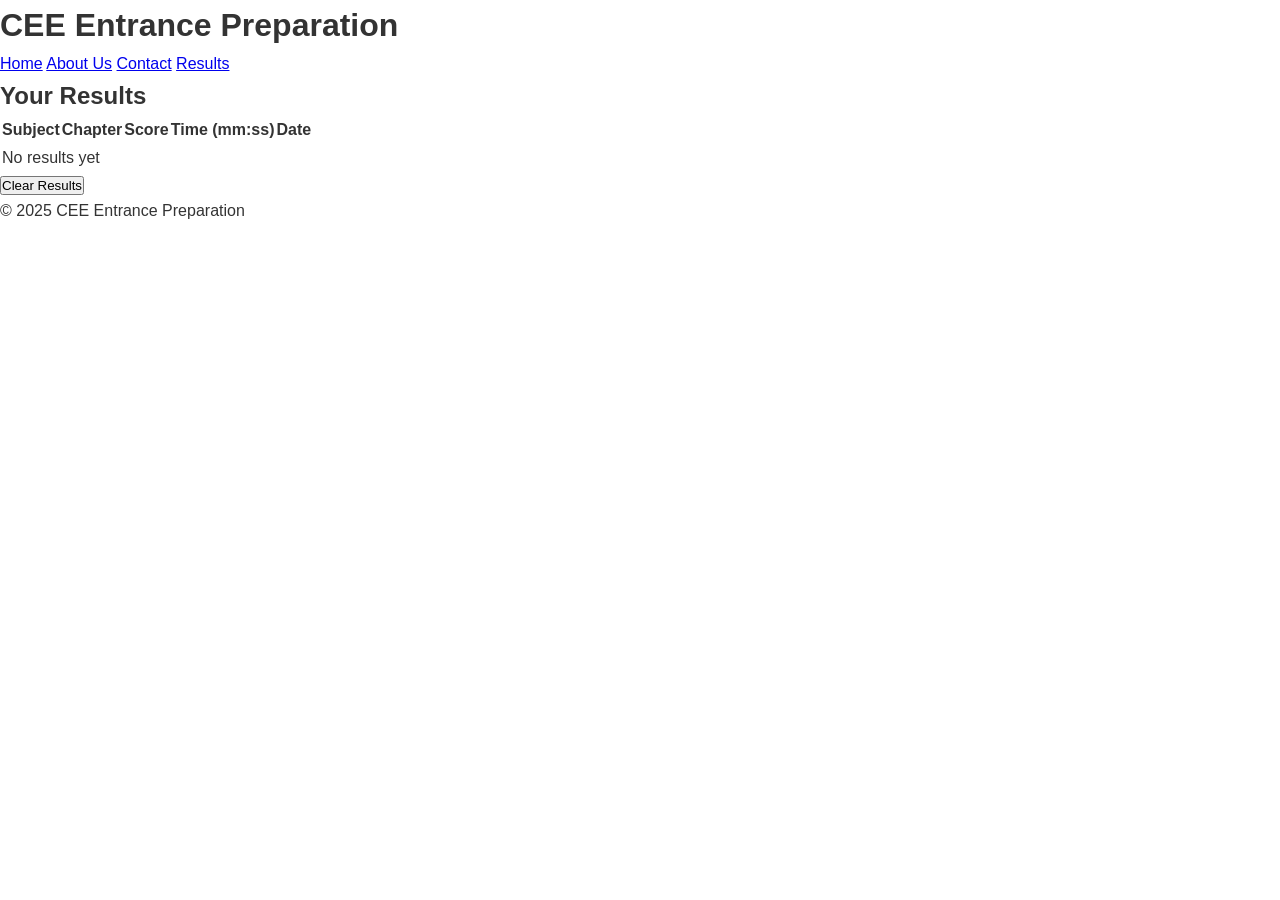
<file: results.html>
<!DOCTYPE html>
<html lang="en">
<head>
  <meta charset="utf-8"/>
  <meta name="viewport" content="width=device-width,initial-scale=1"/>
  <title>Results — CEE Entrance Preparation</title>
  <link rel="stylesheet" href="style.css"/>
</head>
<body>
<header class="site-header">
  <div class="header-inner">
    <div class="brand"><h1>CEE Entrance Preparation</h1></div>
    <nav class="main-nav">
      <a href="index.html">Home</a>
      <a href="about.html">About Us</a>
      <a href="contact.html">Contact</a>
      <a href="results.html" class="active">Results</a>
    </nav>
  </div>
</header>

<main class="content results-page">
  <h2>Your Results</h2>
  <table class="results-table" aria-live="polite">
    <thead>
      <tr>
        <th>Subject</th>
        <th>Chapter</th>
        <th>Score</th>
        <th>Time (mm:ss)</th>
        <th>Date</th>
      </tr>
    </thead>
    <tbody id="resultsTable"></tbody>
  </table>
  <div class="results-actions">
    <button id="clearResults">Clear Results</button>
  </div>
</main>

<script>
  function mmss(s){const m=Math.floor(s/60),ss=s%60;return `${m}:${ss<10?'0'+ss:ss}`;}
  function render(){
    const data = JSON.parse(localStorage.getItem('quizResults'))||[];
    const tbody = document.getElementById('resultsTable');
    tbody.innerHTML = '';
    if(!data.length){tbody.innerHTML="<tr><td colspan='5'>No results yet</td></tr>";return;}
    data.forEach(r=>{
      const tr=document.createElement('tr');
      tr.innerHTML = `<td>${r.subject}</td><td>${r.chapter}</td><td>${r.score} / ${r.total}</td><td>${mmss(r.time)}</td><td>${new Date(r.date).toLocaleString()}</td>`;
      tbody.appendChild(tr);
    });
  }
  document.getElementById('clearResults').onclick=()=>{ if(confirm('Clear all results?')){localStorage.removeItem('quizResults'); render();}};
  render();
</script>

<footer class="site-footer">
  <p>&copy; 2025 CEE Entrance Preparation</p>
</footer>
</body>
</html>
</file>
<file: style.css>
/* Reset and Base Styles */
* {
    margin: 0;
    padding: 0;
    box-sizing: border-box;
}

body {
    font-family: 'Poppins', sans-serif;
    line-height: 1.6;
    color: #333;
}

.container {
    max-width: 1200px;
    margin: 0 auto;
    padding: 0 20px;
}

/* Navigation */
.navbar {
    position: fixed;
    top: 0;
    width: 100%;
    z-index: 1000;
    transition: all 0.3s ease;
    padding: 15px 0;
}

.navbar-solid {
    background: rgba(255, 255, 255, 0.95);
    backdrop-filter: blur(10px);
    box-shadow: 0 2px 20px rgba(0, 0, 0, 0.1);
}

.nav-container {
    max-width: 1200px;
    margin: 0 auto;
    padding: 0 20px;
    display: flex;
    justify-content: space-between;
    align-items: center;
}

.nav-logo {
    display: flex;
    align-items: center;
    font-size: 24px;
    font-weight: 700;
    color: #2c3e50;
    text-decoration: none;
}

.nav-logo i {
    margin-right: 10px;
    color: #3498db;
}

.nav-menu {
    display: flex;
    list-style: none;
    gap: 40px;
}

.nav-link {
    text-decoration: none;
    color: #2c3e50;
    font-weight: 500;
    transition: color 0.3s ease;
    position: relative;
}

.nav-link:hover,
.nav-link.active {
    color: #3498db;
}

.nav-link.active::after {
    content: '';
    position: absolute;
    bottom: -5px;
    left: 0;
    width: 100%;
    height: 2px;
    background: #3498db;
}

.hamburger {
    display: none;
    flex-direction: column;
    cursor: pointer;
}

.bar {
    width: 25px;
    height: 3px;
    background: #2c3e50;
    margin: 3px 0;
    transition: 0.3s;
}

/* Hero Section */
.hero-section {
    height: 100vh;
    background-size: cover;
    background-position: center;
    background-attachment: fixed;
    display: flex;
    flex-direction: column;
    justify-content: center;
    align-items: center;
    position: relative;
    text-align: center;
}

.hero-section::before {
    content: '';
    position: absolute;
    top: 0;
    left: 0;
    right: 0;
    bottom: 0;
    background: rgba(44, 62, 80, 0.7);
}

.hero-content {
    position: relative;
    z-index: 1;
    color: white;
    max-width: 800px;
    padding: 0 20px;
}

.hero-title {
    font-size: 4rem;
    font-weight: 700;
    margin-bottom: 20px;
    text-shadow: 2px 2px 4px rgba(0, 0, 0, 0.5);
    animation: fadeInUp 1s ease-out;
}

.hero-subtitle {
    font-size: 1.5rem;
    margin-bottom: 30px;
    color: #ecf0f1;
    animation: fadeInUp 1s ease-out 0.2s both;
}

.hero-description {
    font-size: 1.2rem;
    color: #bdc3c7;
    animation: fadeInUp 1s ease-out 0.4s both;
}

/* Subjects Section */
.subjects-section {
    padding: 100px 0;
    background: #f8f9fa;
}

.section-title {
    text-align: center;
    font-size: 2.5rem;
    font-weight: 600;
    color: #2c3e50;
    margin-bottom: 20px;
}

.section-subtitle {
    text-align: center;
    font-size: 1.2rem;
    color: #7f8c8d;
    margin-bottom: 60px;
}

.subjects-grid {
    display: grid;
    grid-template-columns: repeat(auto-fit, minmax(280px, 1fr));
    gap: 30px;
    margin-top: 50px;
}

.subject-card {
    background: white;
    padding: 40px 30px;
    border-radius: 15px;
    text-align: center;
    box-shadow: 0 10px 30px rgba(0, 0, 0, 0.1);
    transition: all 0.3s ease;
    cursor: pointer;
    border: 2px solid transparent;
}

.subject-card:hover {
    transform: translateY(-10px);
    box-shadow: 0 20px 60px rgba(52, 152, 219, 0.2);
    border-color: #3498db;
}

.card-icon {
    font-size: 3rem;
    color: #3498db;
    margin-bottom: 20px;
}

.subject-card h3 {
    font-size: 1.5rem;
    font-weight: 600;
    color: #2c3e50;
    margin-bottom: 15px;
}

.subject-card p {
    color: #7f8c8d;
    margin-bottom: 25px;
    line-height: 1.6;
}

.card-stats {
    display: flex;
    justify-content: center;
    gap: 20px;
    margin-bottom: 25px;
    font-size: 0.9rem;
    color: #95a5a6;
}

.card-button {
    background: linear-gradient(135deg, #3498db, #2980b9);
    color: white;
    border: none;
    padding: 12px 30px;
    border-radius: 25px;
    font-weight: 500;
    cursor: pointer;
    transition: all 0.3s ease;
}

.card-button:hover {
    background: linear-gradient(135deg, #2980b9, #1f4e79);
    transform: translateY(-2px);
}

/* Subject Pages */
.subject-hero {
    height: 60vh;
    background-size: cover;
    background-position: center;
    display: flex;
    justify-content: center;
    align-items: center;
    position: relative;
    text-align: center;
    margin-top: 70px;
}

.subject-hero::before {
    content: '';
    position: absolute;
    top: 0;
    left: 0;
    right: 0;
    bottom: 0;
    background: rgba(44, 62, 80, 0.8);
}

.subject-hero-content {
    position: relative;
    z-index: 1;
    color: white;
}

.subject-icon {
    font-size: 4rem;
    color: #3498db;
    margin-bottom: 20px;
}

.subject-hero h1 {
    font-size: 3rem;
    font-weight: 700;
    margin-bottom: 15px;
}

.subject-hero p {
    font-size: 1.3rem;
    color: #ecf0f1;
}

.subject-content {
    padding: 80px 0;
}

.chapters-nav h2 {
    text-align: center;
    font-size: 2.2rem;
    color: #2c3e50;
    margin-bottom: 50px;
}

.chapters-grid {
    display: grid;
    grid-template-columns: repeat(auto-fit, minmax(250px, 1fr));
    gap: 25px;
}

.chapter-card {
    background: white;
    padding: 30px 25px;
    border-radius: 12px;
    box-shadow: 0 8px 25px rgba(0, 0, 0, 0.1);
    cursor: pointer;
    transition: all 0.3s ease;
    border-left: 4px solid #3498db;
}

.chapter-card:hover {
    transform: translateY(-5px);
    box-shadow: 0 15px 40px rgba(0, 0, 0, 0.15);
}

.chapter-number {
    font-size: 2rem;
    font-weight: 700;
    color: #3498db;
    margin-bottom: 15px;
}

.chapter-card h3 {
    font-size: 1.3rem;
    font-weight: 600;
    color: #2c3e50;
    margin-bottom: 10px;
}

.chapter-card p {
    color: #7f8c8d;
    font-size: 0.95rem;
}

/* Chapter Content */
.chapter-content {
    margin-top: 50px;
    animation: fadeIn 0.5s ease-out;
}

.chapter-header {
    display: flex;
    align-items: center;
    margin-bottom: 30px;
}

.back-btn {
    background: #95a5a6;
    color: white;
    border: none;
    padding: 10px 20px;
    border-radius: 6px;
    cursor: pointer;
    margin-right: 20px;
    transition: background 0.3s ease;
}

.back-btn:hover {
    background: #7f8c8d;
}

.content-tabs {
    display: flex;
    gap: 10px;
    margin-bottom: 30px;
    border-bottom: 2px solid #ecf0f1;
}

.tab-button {
    background: none;
    border: none;
    padding: 15px 25px;
    cursor: pointer;
    font-size: 1rem;
    font-weight: 500;
    color: #7f8c8d;
    transition: all 0.3s ease;
    border-bottom: 3px solid transparent;
}

.tab-button.active {
    color: #3498db;
    border-bottom-color: #3498db;
}

.tab-button:hover {
    color: #3498db;
}

.tab-content {
    background: white;
    padding: 30px;
    border-radius: 10px;
    box-shadow: 0 5px 20px rgba(0, 0, 0, 0.1);
}

.notes-content {
    line-height: 1.8;
}

.notes-content h3 {
    color: #2c3e50;
    font-size: 1.4rem;
    margin-bottom: 15px;
    margin-top: 25px;
}

.notes-content h3:first-child {
    margin-top: 0;
}

.notes-content p {
    margin-bottom: 15px;
    color: #555;
}

.notes-content ul {
    margin: 15px 0;
    padding-left: 25px;
}

.notes-content li {
    margin-bottom: 8px;
    color: #555;
}

/* Quiz Styles */
.quiz-header {
    display: flex;
    justify-content: space-between;
    align-items: center;
    margin-bottom: 30px;
    padding: 20px;
    background: #f8f9fa;
    border-radius: 8px;
}

.quiz-info h3 {
    color: #2c3e50;
    margin-bottom: 5px;
}

.quiz-timer {
    font-size: 1.5rem;
    font-weight: 600;
    color: #e74c3c;
}

.question-container {
    margin-bottom: 30px;
    padding: 25px;
    border: 2px solid #ecf0f1;
    border-radius: 10px;
}

.question-number {
    color: #3498db;
    font-weight: 600;
    font-size: 0.9rem;
    margin-bottom: 10px;
}

.question-text {
    font-size: 1.1rem;
    font-weight: 500;
    color: #2c3e50;
    margin-bottom: 20px;
    line-height: 1.6;
}

.options-container {
    display: flex;
    flex-direction: column;
    gap: 12px;
}

.option {
    display: flex;
    align-items: center;
    padding: 15px;
    background: #f8f9fa;
    border: 2px solid transparent;
    border-radius: 8px;
    cursor: pointer;
    transition: all 0.3s ease;
}

.option:hover {
    background: #e3f2fd;
    border-color: #3498db;
}

.option.selected {
    background: #e3f2fd;
    border-color: #3498db;
}

.option input[type="radio"] {
    margin-right: 12px;
}

.quiz-controls {
    display: flex;
    justify-content: space-between;
    align-items: center;
    margin-top: 30px;
    padding-top: 20px;
    border-top: 2px solid #ecf0f1;
}

.quiz-progress {
    color: #7f8c8d;
    font-weight: 500;
}

.quiz-nav {
    display: flex;
    gap: 10px;
}

.nav-btn, .submit-btn {
    padding: 10px 20px;
    border: none;
    border-radius: 6px;
    cursor: pointer;
    font-weight: 500;
    transition: all 0.3s ease;
}

.nav-btn {
    background: #95a5a6;
    color: white;
}

.nav-btn:hover {
    background: #7f8c8d;
}

.nav-btn:disabled {
    opacity: 0.5;
    cursor: not-allowed;
}

.submit-btn {
    background: linear-gradient(135deg, #e74c3c, #c0392b);
    color: white;
}

.submit-btn:hover {
    background: linear-gradient(135deg, #c0392b, #a93226);
}

.quiz-result {
    text-align: center;
    padding: 40px 20px;
}

.result-score {
    font-size: 3rem;
    font-weight: 700;
    color: #27ae60;
    margin-bottom: 20px;
}

.result-message {
    font-size: 1.3rem;
    color: #2c3e50;
    margin-bottom: 30px;
}

.result-details {
    display: grid;
    grid-template-columns: repeat(auto-fit, minmax(200px, 1fr));
    gap: 20px;
    margin: 30px 0;
}

.result-item {
    background: #f8f9fa;
    padding: 20px;
    border-radius: 10px;
    text-align: center;
}

.result-item h4 {
    color: #2c3e50;
    margin-bottom: 10px;
}

.result-item span {
    font-size: 1.5rem;
    font-weight: 600;
    color: #3498db;
}

.restart-btn {
    background: linear-gradient(135deg, #3498db, #2980b9);
    color: white;
    border: none;
    padding: 15px 30px;
    border-radius: 25px;
    font-weight: 500;
    cursor: pointer;
    transition: all 0.3s ease;
}

.restart-btn:hover {
    background: linear-gradient(135deg, #2980b9, #1f4e79);
    transform: translateY(-2px);
}

/* About Page */
.about-hero, .contact-hero {
    height: 50vh;
    background-size: cover;
    background-position: center;
    display: flex;
    justify-content: center;
    align-items: center;
    position: relative;
    text-align: center;
    margin-top: 70px;
}

.about-hero::before, .contact-hero::before {
    content: '';
    position: absolute;
    top: 0;
    left: 0;
    right: 0;
    bottom: 0;
    background: rgba(44, 62, 80, 0.7);
}

.about-hero-content, .contact-hero-content {
    position: relative;
    z-index: 1;
    color: white;
}

.about-hero h1, .contact-hero h1 {
    font-size: 2.5rem;
    font-weight: 700;
    margin-bottom: 15px;
}

.about-content, .contact-section {
    padding: 80px 0;
}

.about-grid {
    display: grid;
    grid-template-columns: 2fr 1fr;
    gap: 50px;
    margin-bottom: 60px;
}

.about-text h2 {
    color: #2c3e50;
    font-size: 2rem;
    margin-bottom: 20px;
}

.about-text h3 {
    color: #2c3e50;
    font-size: 1.3rem;
    margin: 30px 0 15px 0;
}

.about-text p {
    color: #555;
    line-height: 1.8;
    margin-bottom: 20px;
}

.features-list {
    list-style: none;
}

.features-list li {
    display: flex;
    align-items: center;
    margin-bottom: 12px;
    color: #555;
}

.features-list i {
    color: #27ae60;
    margin-right: 12px;
    font-size: 1.1rem;
}

.about-stats {
    background: white;
    padding: 30px;
    border-radius: 15px;
    box-shadow: 0 10px 30px rgba(0, 0, 0, 0.1);
    height: fit-content;
}

.about-stats h3 {
    color: #2c3e50;
    text-align: center;
    margin-bottom: 25px;
}

.stats-grid {
    display: grid;
    grid-template-columns: repeat(2, 1fr);
    gap: 20px;
}

.stat-item {
    text-align: center;
    padding: 20px;
    background: #f8f9fa;
    border-radius: 10px;
}

.stat-number {
    font-size: 2rem;
    font-weight: 700;
    color: #3498db;
}

.stat-label {
    font-size: 0.9rem;
    color: #7f8c8d;
    margin-top: 5px;
}

.mission-section {
    margin-top: 60px;
}

.mission-section h2 {
    text-align: center;
    color: #2c3e50;
    margin-bottom: 40px;
}

.commitment-grid {
    display: grid;
    grid-template-columns: repeat(auto-fit, minmax(300px, 1fr));
    gap: 30px;
}

.commitment-item {
    background: white;
    padding: 30px;
    border-radius: 15px;
    text-align: center;
    box-shadow: 0 5px 20px rgba(0, 0, 0, 0.1);
}

.commitment-icon {
    font-size: 3rem;
    color: #3498db;
    margin-bottom: 20px;
}

.commitment-item h4 {
    color: #2c3e50;
    font-size: 1.2rem;
    margin-bottom: 15px;
}

.commitment-item p {
    color: #7f8c8d;
    line-height: 1.6;
}

/* Contact Page */
.contact-grid {
    display: grid;
    grid-template-columns: 1fr 1fr;
    gap: 50px;
}

.contact-info h2 {
    color: #2c3e50;
    font-size: 2rem;
    margin-bottom: 20px;
}

.contact-info > p {
    color: #7f8c8d;
    line-height: 1.8;
    margin-bottom: 40px;
}

.contact-details {
    display: flex;
    flex-direction: column;
    gap: 25px;
}

.contact-item {
    display: flex;
    align-items: center;
    gap: 20px;
}

.contact-icon {
    width: 50px;
    height: 50px;
    background: linear-gradient(135deg, #3498db, #2980b9);
    border-radius: 50%;
    display: flex;
    align-items: center;
    justify-content: center;
    color: white;
    font-size: 1.2rem;
}

.contact-text h4 {
    color: #2c3e50;
    margin-bottom: 5px;
}

.contact-text p {
    color: #7f8c8d;
}

.contact-form-container {
    background: white;
    padding: 40px;
    border-radius: 15px;
    box-shadow: 0 10px 30px rgba(0, 0, 0, 0.1);
}

.contact-form h3 {
    color: #2c3e50;
    text-align: center;
    margin-bottom: 30px;
}

.form-group {
    margin-bottom: 25px;
}

.form-group label {
    display: block;
    color: #2c3e50;
    font-weight: 500;
    margin-bottom: 8px;
}

.form-group input,
.form-group select,
.form-group textarea {
    width: 100%;
    padding: 12px;
    border: 2px solid #ecf0f1;
    border-radius: 8px;
    font-size: 1rem;
    transition: border-color 0.3s ease;
}

.form-group input:focus,
.form-group select:focus,
.form-group textarea:focus {
    outline: none;
    border-color: #3498db;
}

.error-message {
    color: #e74c3c;
    font-size: 0.9rem;
    margin-top: 5px;
    display: none;
}

.error-message.show {
    display: block;
}

.submit-button {
    width: 100%;
    background: linear-gradient(135deg, #3498db, #2980b9);
    color: white;
    border: none;
    padding: 15px;
    border-radius: 8px;
    font-size: 1.1rem;
    font-weight: 500;
    cursor: pointer;
    transition: all 0.3s ease;
    display: flex;
    align-items: center;
    justify-content: center;
    gap: 10px;
}

.submit-button:hover {
    background: linear-gradient(135deg, #2980b9, #1f4e79);
    transform: translateY(-2px);
}

.success-message {
    background: #d5f4e6;
    color: #27ae60;
    padding: 15px;
    border-radius: 8px;
    margin-top: 20px;
    display: none;
    align-items: center;
    gap: 10px;
}

.success-message.show {
    display: flex;
}

/* Animations */
@keyframes fadeInUp {
    from {
        opacity: 0;
        transform: translateY(30px);
    }
    to {
        opacity: 1;
        transform: translateY(0);
    }
}

@keyframes fadeIn {
    from {
        opacity: 0;
    }
    to {
        opacity: 1;
    }
}

/* Responsive Design */
@media (max-width: 768px) {
    .hamburger {
        display: flex;
    }
    
    .nav-menu {
        position: fixed;
        left: -100%;
        top: 70px;
        flex-direction: column;
        background-color: rgba(255, 255, 255, 0.95);
        backdrop-filter: blur(10px);
        width: 100%;
        text-align: center;
        transition: 0.3s;
        box-shadow: 0 10px 27px rgba(0, 0, 0, 0.05);
        gap: 0;
        padding: 20px 0;
    }
    
    .nav-menu.active {
        left: 0;
    }
    
    .nav-menu li {
        margin: 15px 0;
    }
    
    .hero-title {
        font-size: 2.5rem;
    }
    
    .hero-subtitle {
        font-size: 1.2rem;
    }
    
    .hero-description {
        font-size: 1rem;
    }
    
    .subjects-grid {
        grid-template-columns: 1fr;
        gap: 20px;
    }
    
    .chapters-grid {
        grid-template-columns: 1fr;
    }
    
    .about-grid,
    .contact-grid {
        grid-template-columns: 1fr;
        gap: 30px;
    }
    
    .stats-grid {
        grid-template-columns: 1fr;
    }
    
    .commitment-grid {
        grid-template-columns: 1fr;
    }
    
    .result-details {
        grid-template-columns: 1fr;
    }
    
    .quiz-controls {
        flex-direction: column;
        gap: 15px;
        text-align: center;
    }
    
    .subject-hero h1 {
        font-size: 2rem;
    }
    
    .about-hero h1,
    .contact-hero h1 {
        font-size: 2rem;
    }
}

@media (max-width: 480px) {
    .container {
        padding: 0 15px;
    }
    
    .hero-title {
        font-size: 2rem;
    }
    
    .subject-card {
        padding: 30px 20px;
    }
    
    .chapter-card {
        padding: 20px 15px;
    }
    
    .tab-content {
        padding: 20px 15px;
    }
    
    .contact-form-container {
        padding: 25px 20px;
    }
}
</file>
